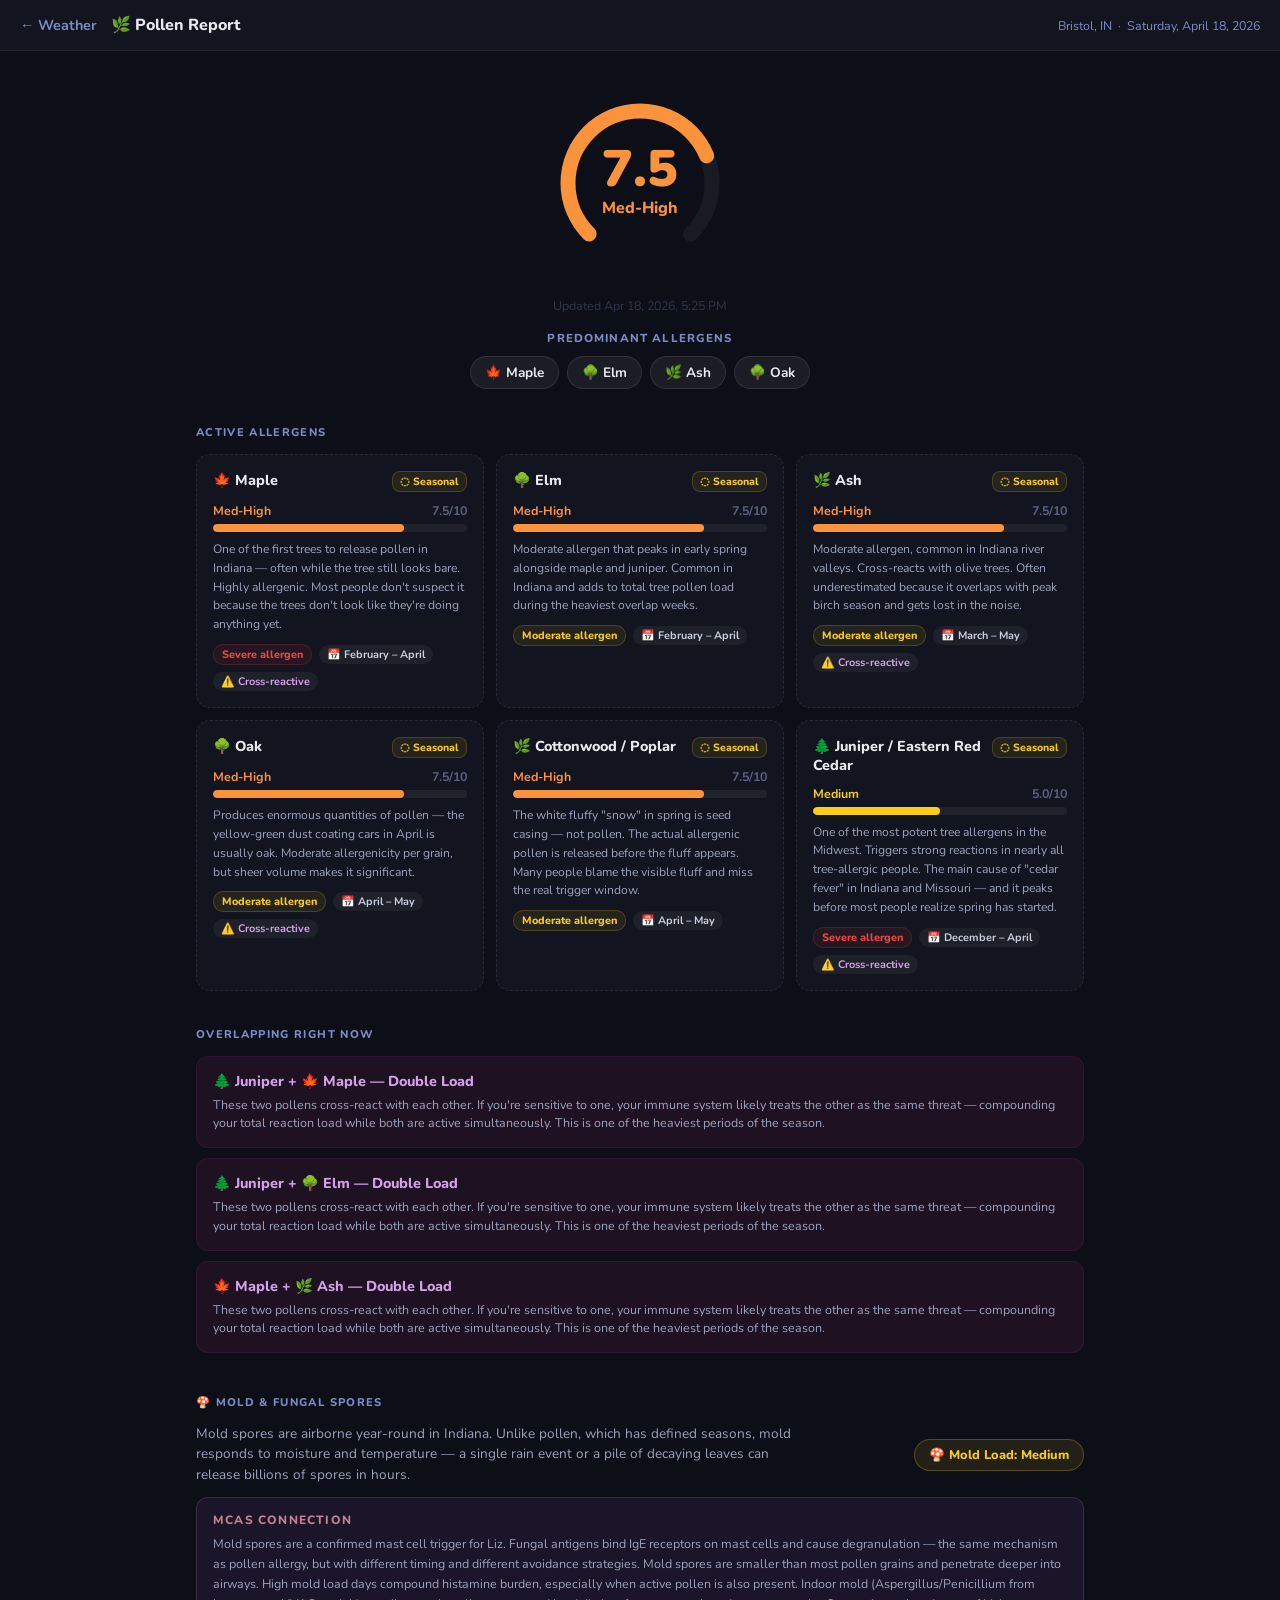
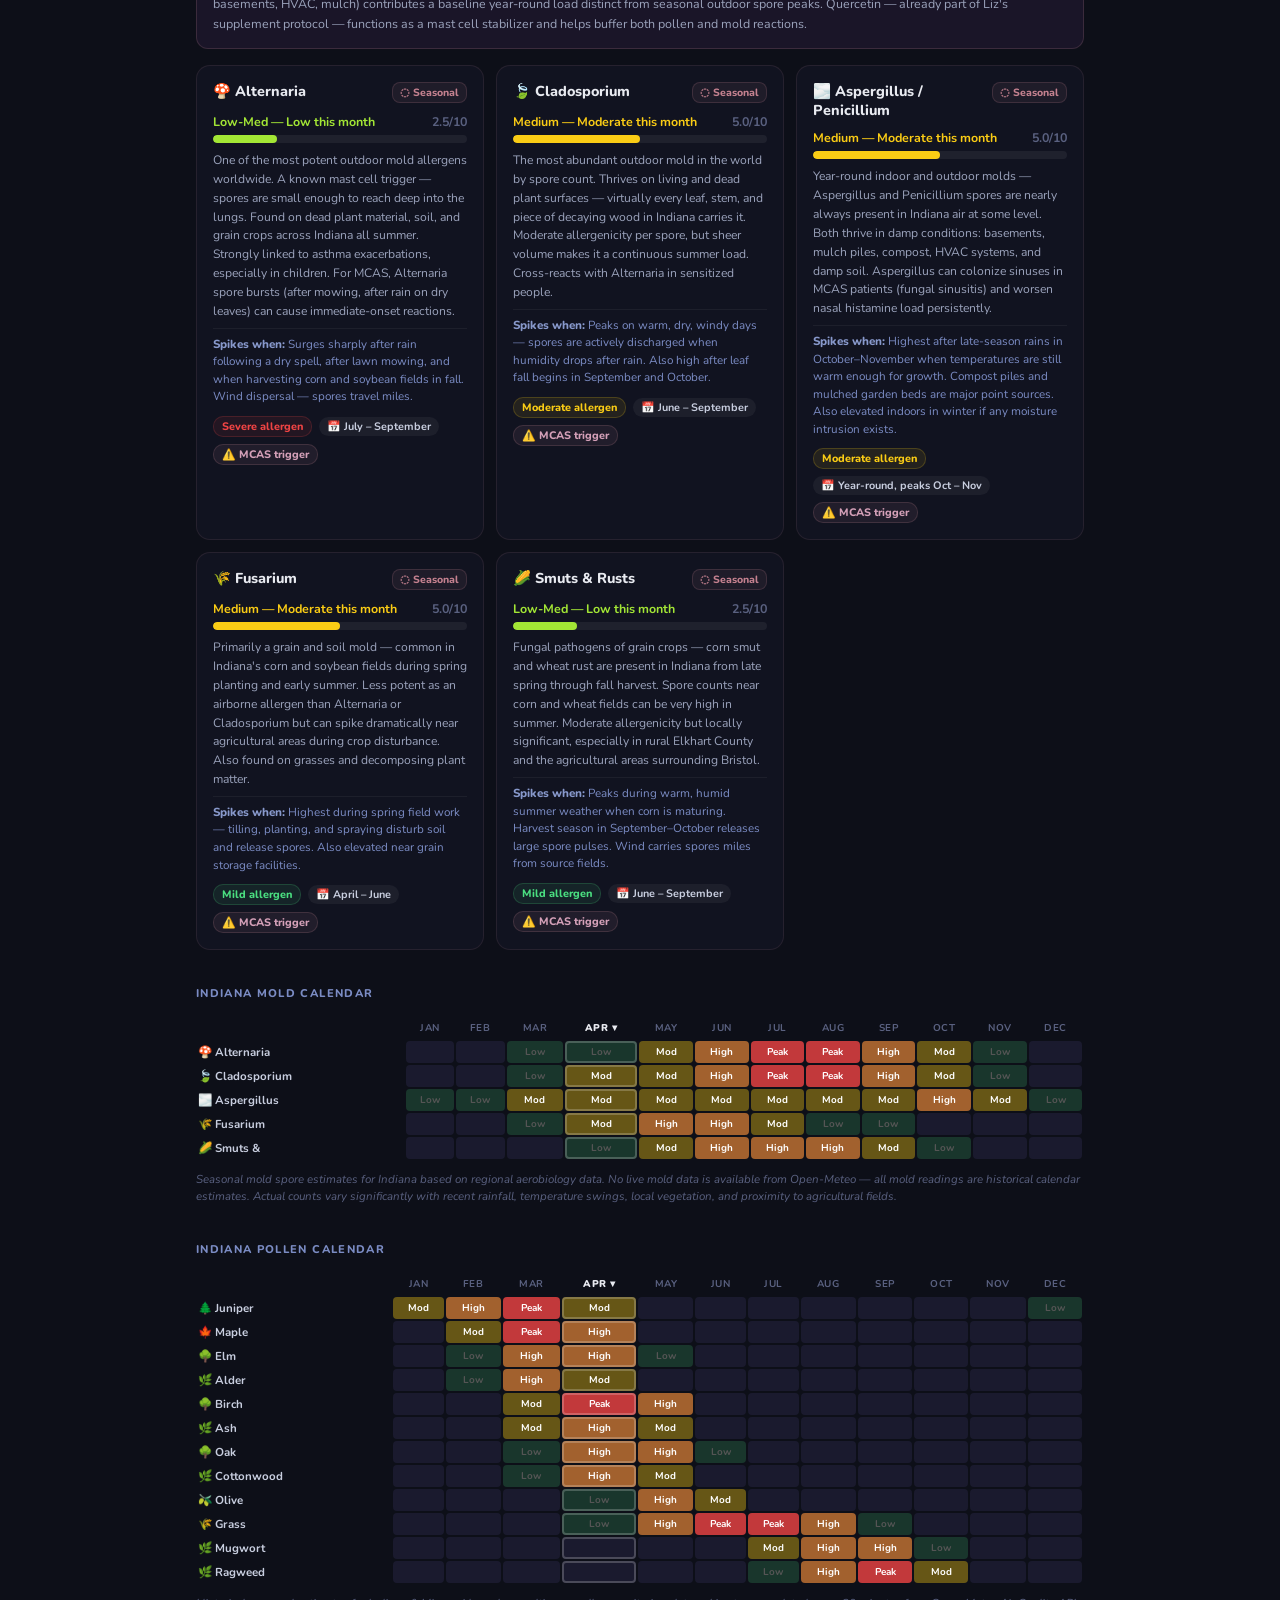
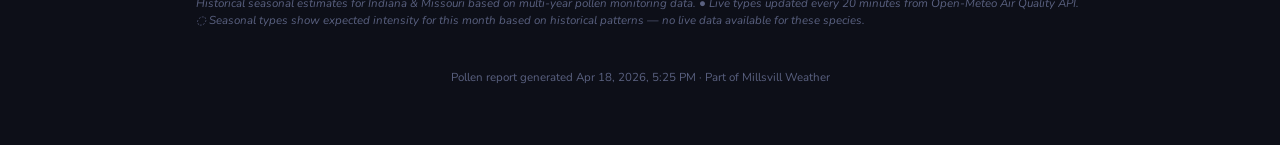
<file: pollen.html>
<!DOCTYPE html>
<html lang="en">
<head>
<meta charset="UTF-8">
<meta name="viewport" content="width=device-width, initial-scale=1.0">
<title>Pollen Report — Bristol, IN</title>
<link href="https://fonts.googleapis.com/css2?family=Nunito:wght@400;600;700;800;900&display=swap" rel="stylesheet">
<style>
*,*::before,*::after{box-sizing:border-box;margin:0;padding:0}
body{font-family:'Nunito',sans-serif;background:#0d0f18;color:#e8eaf0;min-height:100vh}
a{text-decoration:none}

.top-bar{background:#12141f;border-bottom:1px solid #ffffff12;padding:14px 20px;display:flex;align-items:center;gap:14px;position:sticky;top:0;z-index:100}
.back-btn{color:#7b8cc4;font-size:0.9rem;font-weight:700;display:flex;align-items:center;gap:5px}
.back-btn:hover{color:#a0b4e8}
.top-bar-title{font-size:1rem;font-weight:800}
.top-bar-sub{font-size:0.78rem;color:#7b8cc4;margin-left:auto;text-align:right}

.container{max-width:920px;margin:0 auto;padding:28px 16px 60px}

.section-label{font-size:0.7rem;font-weight:800;letter-spacing:0.12em;text-transform:uppercase;color:#7b8cc4;margin-bottom:14px;margin-top:36px}

/* Gauge */
.score-section{text-align:center;margin-top:4px}
.gauge-outer{position:relative;display:inline-block;width:200px;height:200px}
.gauge-outer svg{display:block}
.gauge-center{position:absolute;top:50%;left:50%;transform:translate(-50%,-52%);text-align:center;pointer-events:none}
.gauge-num{font-size:3.2rem;font-weight:900;line-height:1}
.gauge-lbl{font-size:1rem;font-weight:800;margin-top:2px}
.updated-sub{font-size:0.78rem;color:#7b8cc450;margin-top:8px}

.predom-label{font-size:0.72rem;font-weight:800;text-transform:uppercase;letter-spacing:0.1em;color:#7b8cc4;margin:16px 0 10px}
.predom-chips{display:flex;flex-wrap:wrap;gap:8px;justify-content:center}
.predom-chip{background:#ffffff0f;border:1px solid #ffffff18;border-radius:20px;padding:6px 14px;font-size:0.85rem;font-weight:700;display:flex;align-items:center;gap:6px}

/* Allergen cards */
.allergen-grid{display:grid;grid-template-columns:repeat(auto-fill,minmax(260px,1fr));gap:12px}
.allergen-card{background:#12141f;border:1px solid #ffffff10;border-radius:14px;padding:16px}
.allergen-card.season-only{border-style:dashed;border-color:#ffffff18}
.card-top{display:flex;align-items:flex-start;justify-content:space-between;margin-bottom:10px;gap:8px}
.card-name{font-size:0.9rem;font-weight:800;line-height:1.3}
.live-badge{font-size:0.66rem;font-weight:800;color:#4ade80;background:#4ade8015;border:1px solid #4ade8030;border-radius:8px;padding:2px 7px;white-space:nowrap;flex-shrink:0}
.season-badge{font-size:0.66rem;font-weight:800;color:#facc15;background:#facc1515;border:1px solid #facc1530;border-radius:8px;padding:2px 7px;white-space:nowrap;flex-shrink:0}
.bar-row{display:flex;justify-content:space-between;margin-bottom:5px;font-size:0.78rem;font-weight:700}
.bar-track{background:#ffffff0f;border-radius:6px;height:8px;overflow:hidden}
.bar-fill{height:100%;border-radius:6px}
.card-note{font-size:0.76rem;color:#9ba3bc;line-height:1.55;margin-top:8px}
.card-meta{display:flex;gap:7px;margin-top:10px;flex-wrap:wrap;align-items:center}
.meta-pill{font-size:0.68rem;font-weight:700;background:#ffffff0d;border-radius:10px;padding:2px 8px;color:#c8cedf}
.allerg-pill{font-size:0.68rem;font-weight:800;border-radius:10px;padding:2px 8px}
.food-cross-row{font-size:0.73rem;color:#f59e0b;line-height:1.5;margin-top:7px;padding-top:7px;border-top:1px solid #f59e0b20}
.food-cross-label{font-weight:800;color:#fbbf24;margin-right:4px}

/* Overlaps */
.overlap-list{display:flex;flex-direction:column;gap:10px}
.overlap-card{background:#1e1222;border:1px solid #b5179e28;border-radius:12px;padding:14px 16px}
.overlap-title{font-size:0.9rem;font-weight:800;margin-bottom:5px;color:#d4a0e8}
.overlap-note{font-size:0.78rem;color:#9ba3bc;line-height:1.5}
.no-overlaps{font-size:0.85rem;color:#7b8cc4;font-style:italic;padding:4px 0}

/* Calendar */
.cal-wrap{overflow-x:auto;-webkit-overflow-scrolling:touch}
table.cal{width:100%;border-collapse:separate;border-spacing:2px;min-width:560px}
table.cal th{font-size:0.62rem;font-weight:700;text-transform:uppercase;letter-spacing:0.05em;color:#5a6180;padding:4px 2px;text-align:center}
table.cal th.cur{color:#e8eaf0;font-weight:900}
table.cal td.cal-label{font-size:0.72rem;font-weight:700;color:#c8cedf;white-space:nowrap;padding:3px 10px 3px 0;text-align:left}
.cal-cell{border-radius:4px;padding:4px 2px;text-align:center;font-size:0.62rem;font-weight:700;height:22px;display:flex;align-items:center;justify-content:center}
.cal-cell.cur-month{outline:2px solid #ffffff35;outline-offset:-2px;border-radius:4px}
.cal-note{font-size:0.72rem;color:#5a6180;margin-top:10px;font-style:italic;line-height:1.5}

/* Mold section */
.mold-header-row{display:flex;align-items:center;justify-content:space-between;flex-wrap:wrap;gap:10px;margin-bottom:12px}
.mold-overall-pill{font-size:0.8rem;font-weight:800;border-radius:20px;padding:6px 14px;border:1px solid}
.mold-mcas-note{background:#1a1528;border:1px solid #9b6b7a40;border-radius:12px;padding:14px 16px;margin-bottom:16px}
.mold-mcas-note-title{font-size:0.75rem;font-weight:800;text-transform:uppercase;letter-spacing:0.1em;color:#c4818f;margin-bottom:6px}
.mold-mcas-note-text{font-size:0.78rem;color:#9ba3bc;line-height:1.6}
.mold-grid{display:grid;grid-template-columns:repeat(auto-fill,minmax(260px,1fr));gap:12px}
.mold-card{background:#111320;border:1px solid #9b6b7a28;border-radius:14px;padding:16px}
.mold-card-top{display:flex;align-items:flex-start;justify-content:space-between;margin-bottom:10px;gap:8px}
.mold-card-name{font-size:0.9rem;font-weight:800;line-height:1.3}
.mold-season-badge{font-size:0.66rem;font-weight:800;color:#c4818f;background:#c4818f15;border:1px solid #c4818f30;border-radius:8px;padding:2px 7px;white-space:nowrap;flex-shrink:0}
.mold-card-note{font-size:0.76rem;color:#9ba3bc;line-height:1.55;margin-top:8px}
.mold-spikes-row{font-size:0.73rem;color:#7b8cc4;line-height:1.5;margin-top:7px;padding-top:7px;border-top:1px solid #ffffff0d}
.mold-spikes-label{font-weight:800;color:#8899cc}
.mold-card-meta{display:flex;gap:7px;margin-top:10px;flex-wrap:wrap;align-items:center}
.mold-allerg-pill{font-size:0.68rem;font-weight:800;border-radius:10px;padding:2px 8px}
.mold-mcas-pill{font-size:0.68rem;font-weight:800;background:#9b6b7a20;border:1px solid #9b6b7a40;border-radius:10px;padding:2px 8px;color:#d4a0b8}
.mold-cal-note{font-size:0.72rem;color:#5a6180;margin-top:10px;font-style:italic;line-height:1.5}

.page-footer{font-size:0.72rem;color:#5a6180;text-align:center;margin-top:40px}

@media(max-width:600px){
  .top-bar-sub{display:none}
  .allergen-grid{grid-template-columns:1fr}
  .gauge-outer{width:170px;height:170px}
  .gauge-num{font-size:2.6rem}
}
</style>
</head>
<body>

<div class="top-bar">
  <a href="index.html" class="back-btn">← Weather</a>
  <div class="top-bar-title">🌿 Pollen Report</div>
  <div class="top-bar-sub">Bristol, IN &nbsp;·&nbsp; Saturday, April 18, 2026</div>
</div>

<div class="container">

  <!-- ── Today's Score ── -->
  <div class="score-section">
    <div class="gauge-outer">
      <svg width="200" height="200" viewBox="0 0 200 200" style="transform:rotate(135deg)">
        <!-- background track: 270° arc -->
        <circle cx="100" cy="100" r="72" fill="none" stroke="#ffffff0d" stroke-width="15"
          stroke-dasharray="339.29 452.39" stroke-linecap="round"/>
        <!-- fill arc -->
        <circle cx="100" cy="100" r="72" fill="none" stroke="#fb923c" stroke-width="15"
          stroke-dasharray="254.47 452.39" stroke-linecap="round"/>
      </svg>
      <div class="gauge-center">
        <div class="gauge-num" style="color:#fb923c">7.5</div>
        <div class="gauge-lbl" style="color:#fb923c">Med-High</div>
      </div>
    </div>
    <div class="updated-sub">Updated Apr 18, 2026, 5:25 PM</div>

    
    <div class="predom-label">Predominant allergens</div>
    <div class="predom-chips">
      <div class="predom-chip">🍁 Maple</div><div class="predom-chip">🌳 Elm</div><div class="predom-chip">🌿 Ash</div><div class="predom-chip">🌳 Oak</div>
    </div>
  </div>

  <!-- ── Active Allergens ── -->
  <div class="section-label">Active Allergens</div>
  <div class="allergen-grid">
    <div class="allergen-card season-only">
  <div class="card-top">
    <div class="card-name">🍁 Maple</div>
    <span class="season-badge">◌ Seasonal</span>
  </div>
  <div class="bar-row">
    <span style="color:#fb923c">Med-High</span>
    <span style="color:#5a6180">7.5/10</span>
  </div>
  <div class="bar-track"><div class="bar-fill" style="width:75%;background:#fb923c"></div></div>
  <div class="card-note">One of the first trees to release pollen in Indiana — often while the tree still looks bare. Highly allergenic. Most people don't suspect it because the trees don't look like they're doing anything yet.</div>
  
  <div class="card-meta">
    <span class="allerg-pill" style="color:#ef4444;background:#ef444415;border:1px solid #ef444430">Severe allergen</span>
    <span class="meta-pill">📅 February – April</span>
    <span class="meta-pill" style="color:#d4a0e8">⚠️ Cross-reactive</span>
  </div>
</div><div class="allergen-card season-only">
  <div class="card-top">
    <div class="card-name">🌳 Elm</div>
    <span class="season-badge">◌ Seasonal</span>
  </div>
  <div class="bar-row">
    <span style="color:#fb923c">Med-High</span>
    <span style="color:#5a6180">7.5/10</span>
  </div>
  <div class="bar-track"><div class="bar-fill" style="width:75%;background:#fb923c"></div></div>
  <div class="card-note">Moderate allergen that peaks in early spring alongside maple and juniper. Common in Indiana and adds to total tree pollen load during the heaviest overlap weeks.</div>
  
  <div class="card-meta">
    <span class="allerg-pill" style="color:#facc15;background:#facc1515;border:1px solid #facc1530">Moderate allergen</span>
    <span class="meta-pill">📅 February – April</span>
    
  </div>
</div><div class="allergen-card season-only">
  <div class="card-top">
    <div class="card-name">🌿 Ash</div>
    <span class="season-badge">◌ Seasonal</span>
  </div>
  <div class="bar-row">
    <span style="color:#fb923c">Med-High</span>
    <span style="color:#5a6180">7.5/10</span>
  </div>
  <div class="bar-track"><div class="bar-fill" style="width:75%;background:#fb923c"></div></div>
  <div class="card-note">Moderate allergen, common in Indiana river valleys. Cross-reacts with olive trees. Often underestimated because it overlaps with peak birch season and gets lost in the noise.</div>
  
  <div class="card-meta">
    <span class="allerg-pill" style="color:#facc15;background:#facc1515;border:1px solid #facc1530">Moderate allergen</span>
    <span class="meta-pill">📅 March – May</span>
    <span class="meta-pill" style="color:#d4a0e8">⚠️ Cross-reactive</span>
  </div>
</div><div class="allergen-card season-only">
  <div class="card-top">
    <div class="card-name">🌳 Oak</div>
    <span class="season-badge">◌ Seasonal</span>
  </div>
  <div class="bar-row">
    <span style="color:#fb923c">Med-High</span>
    <span style="color:#5a6180">7.5/10</span>
  </div>
  <div class="bar-track"><div class="bar-fill" style="width:75%;background:#fb923c"></div></div>
  <div class="card-note">Produces enormous quantities of pollen — the yellow-green dust coating cars in April is usually oak. Moderate allergenicity per grain, but sheer volume makes it significant.</div>
  
  <div class="card-meta">
    <span class="allerg-pill" style="color:#facc15;background:#facc1515;border:1px solid #facc1530">Moderate allergen</span>
    <span class="meta-pill">📅 April – May</span>
    <span class="meta-pill" style="color:#d4a0e8">⚠️ Cross-reactive</span>
  </div>
</div><div class="allergen-card season-only">
  <div class="card-top">
    <div class="card-name">🌿 Cottonwood / Poplar</div>
    <span class="season-badge">◌ Seasonal</span>
  </div>
  <div class="bar-row">
    <span style="color:#fb923c">Med-High</span>
    <span style="color:#5a6180">7.5/10</span>
  </div>
  <div class="bar-track"><div class="bar-fill" style="width:75%;background:#fb923c"></div></div>
  <div class="card-note">The white fluffy "snow" in spring is seed casing — not pollen. The actual allergenic pollen is released before the fluff appears. Many people blame the visible fluff and miss the real trigger window.</div>
  
  <div class="card-meta">
    <span class="allerg-pill" style="color:#facc15;background:#facc1515;border:1px solid #facc1530">Moderate allergen</span>
    <span class="meta-pill">📅 April – May</span>
    
  </div>
</div><div class="allergen-card season-only">
  <div class="card-top">
    <div class="card-name">🌲 Juniper / Eastern Red Cedar</div>
    <span class="season-badge">◌ Seasonal</span>
  </div>
  <div class="bar-row">
    <span style="color:#facc15">Medium</span>
    <span style="color:#5a6180">5.0/10</span>
  </div>
  <div class="bar-track"><div class="bar-fill" style="width:50%;background:#facc15"></div></div>
  <div class="card-note">One of the most potent tree allergens in the Midwest. Triggers strong reactions in nearly all tree-allergic people. The main cause of "cedar fever" in Indiana and Missouri — and it peaks before most people realize spring has started.</div>
  
  <div class="card-meta">
    <span class="allerg-pill" style="color:#ef4444;background:#ef444415;border:1px solid #ef444430">Severe allergen</span>
    <span class="meta-pill">📅 December – April</span>
    <span class="meta-pill" style="color:#d4a0e8">⚠️ Cross-reactive</span>
  </div>
</div>
  </div>

  <!-- ── Cross-Reactivity ── -->
  <div class="section-label">Overlapping Right Now</div>
  <div class="overlap-list">
    <div class="overlap-card">
  <div class="overlap-title">🌲 Juniper + 🍁 Maple — Double Load</div>
  <div class="overlap-note">These two pollens cross-react with each other. If you're sensitive to one, your immune system likely treats the other as the same threat — compounding your total reaction load while both are active simultaneously. This is one of the heaviest periods of the season.</div>
</div><div class="overlap-card">
  <div class="overlap-title">🌲 Juniper + 🌳 Elm — Double Load</div>
  <div class="overlap-note">These two pollens cross-react with each other. If you're sensitive to one, your immune system likely treats the other as the same threat — compounding your total reaction load while both are active simultaneously. This is one of the heaviest periods of the season.</div>
</div><div class="overlap-card">
  <div class="overlap-title">🍁 Maple + 🌿 Ash — Double Load</div>
  <div class="overlap-note">These two pollens cross-react with each other. If you're sensitive to one, your immune system likely treats the other as the same threat — compounding your total reaction load while both are active simultaneously. This is one of the heaviest periods of the season.</div>
</div>
  </div>

  <!-- ── Mold & Fungal Spores ── -->
  <div class="section-label" style="margin-top:42px">🍄 Mold &amp; Fungal Spores</div>

  <div class="mold-header-row">
    <div style="font-size:0.85rem;color:#9ba3bc;max-width:600px;line-height:1.5">
      Mold spores are airborne year-round in Indiana. Unlike pollen, which has defined seasons, mold responds to moisture and temperature — a single rain event or a pile of decaying leaves can release billions of spores in hours.
    </div>
    <div class="mold-overall-pill" style="color:#facc15;background:#facc1518;border-color:#facc1540">
      🍄 Mold Load: Medium
    </div>
  </div>

  <div class="mold-mcas-note">
    <div class="mold-mcas-note-title">MCAS Connection</div>
    <div class="mold-mcas-note-text">
      Mold spores are a confirmed mast cell trigger for Liz. Fungal antigens bind IgE receptors on mast cells and cause degranulation — the same mechanism as pollen allergy, but with different timing and different avoidance strategies. Mold spores are smaller than most pollen grains and penetrate deeper into airways. High mold load days compound histamine burden, especially when active pollen is also present. Indoor mold (Aspergillus/Penicillium from basements, HVAC, mulch) contributes a baseline year-round load distinct from seasonal outdoor spore peaks. Quercetin — already part of Liz's supplement protocol — functions as a mast cell stabilizer and helps buffer both pollen and mold reactions.
    </div>
  </div>

  <div class="mold-grid">
    <div class="mold-card">
  <div class="mold-card-top">
    <div class="mold-card-name">🍄 Alternaria</div>
    <span class="mold-season-badge">◌ Seasonal</span>
  </div>
  <div class="bar-row">
    <span style="color:#a3e635">Low-Med — Low this month</span>
    <span style="color:#5a6180">2.5/10</span>
  </div>
  <div class="bar-track"><div class="bar-fill" style="width:25%;background:#a3e635"></div></div>
  <div class="mold-card-note">One of the most potent outdoor mold allergens worldwide. A known mast cell trigger — spores are small enough to reach deep into the lungs. Found on dead plant material, soil, and grain crops across Indiana all summer. Strongly linked to asthma exacerbations, especially in children. For MCAS, Alternaria spore bursts (after mowing, after rain on dry leaves) can cause immediate-onset reactions.</div>
  <div class="mold-spikes-row"><span class="mold-spikes-label">Spikes when: </span>Surges sharply after rain following a dry spell, after lawn mowing, and when harvesting corn and soybean fields in fall. Wind dispersal — spores travel miles.</div>
  <div class="mold-card-meta">
    <span class="mold-allerg-pill" style="color:#ef4444;background:#ef444415;border:1px solid #ef444430">Severe allergen</span>
    <span class="meta-pill">📅 July – September</span>
    <span class="mold-mcas-pill">⚠️ MCAS trigger</span>
  </div>
</div><div class="mold-card">
  <div class="mold-card-top">
    <div class="mold-card-name">🍃 Cladosporium</div>
    <span class="mold-season-badge">◌ Seasonal</span>
  </div>
  <div class="bar-row">
    <span style="color:#facc15">Medium — Moderate this month</span>
    <span style="color:#5a6180">5.0/10</span>
  </div>
  <div class="bar-track"><div class="bar-fill" style="width:50%;background:#facc15"></div></div>
  <div class="mold-card-note">The most abundant outdoor mold in the world by spore count. Thrives on living and dead plant surfaces — virtually every leaf, stem, and piece of decaying wood in Indiana carries it. Moderate allergenicity per spore, but sheer volume makes it a continuous summer load. Cross-reacts with Alternaria in sensitized people.</div>
  <div class="mold-spikes-row"><span class="mold-spikes-label">Spikes when: </span>Peaks on warm, dry, windy days — spores are actively discharged when humidity drops after rain. Also high after leaf fall begins in September and October.</div>
  <div class="mold-card-meta">
    <span class="mold-allerg-pill" style="color:#facc15;background:#facc1515;border:1px solid #facc1530">Moderate allergen</span>
    <span class="meta-pill">📅 June – September</span>
    <span class="mold-mcas-pill">⚠️ MCAS trigger</span>
  </div>
</div><div class="mold-card">
  <div class="mold-card-top">
    <div class="mold-card-name">🌫️ Aspergillus / Penicillium</div>
    <span class="mold-season-badge">◌ Seasonal</span>
  </div>
  <div class="bar-row">
    <span style="color:#facc15">Medium — Moderate this month</span>
    <span style="color:#5a6180">5.0/10</span>
  </div>
  <div class="bar-track"><div class="bar-fill" style="width:50%;background:#facc15"></div></div>
  <div class="mold-card-note">Year-round indoor and outdoor molds — Aspergillus and Penicillium spores are nearly always present in Indiana air at some level. Both thrive in damp conditions: basements, mulch piles, compost, HVAC systems, and damp soil. Aspergillus can colonize sinuses in MCAS patients (fungal sinusitis) and worsen nasal histamine load persistently.</div>
  <div class="mold-spikes-row"><span class="mold-spikes-label">Spikes when: </span>Highest after late-season rains in October–November when temperatures are still warm enough for growth. Compost piles and mulched garden beds are major point sources. Also elevated indoors in winter if any moisture intrusion exists.</div>
  <div class="mold-card-meta">
    <span class="mold-allerg-pill" style="color:#facc15;background:#facc1515;border:1px solid #facc1530">Moderate allergen</span>
    <span class="meta-pill">📅 Year-round, peaks Oct – Nov</span>
    <span class="mold-mcas-pill">⚠️ MCAS trigger</span>
  </div>
</div><div class="mold-card">
  <div class="mold-card-top">
    <div class="mold-card-name">🌾 Fusarium</div>
    <span class="mold-season-badge">◌ Seasonal</span>
  </div>
  <div class="bar-row">
    <span style="color:#facc15">Medium — Moderate this month</span>
    <span style="color:#5a6180">5.0/10</span>
  </div>
  <div class="bar-track"><div class="bar-fill" style="width:50%;background:#facc15"></div></div>
  <div class="mold-card-note">Primarily a grain and soil mold — common in Indiana's corn and soybean fields during spring planting and early summer. Less potent as an airborne allergen than Alternaria or Cladosporium but can spike dramatically near agricultural areas during crop disturbance. Also found on grasses and decomposing plant matter.</div>
  <div class="mold-spikes-row"><span class="mold-spikes-label">Spikes when: </span>Highest during spring field work — tilling, planting, and spraying disturb soil and release spores. Also elevated near grain storage facilities.</div>
  <div class="mold-card-meta">
    <span class="mold-allerg-pill" style="color:#4ade80;background:#4ade8015;border:1px solid #4ade8030">Mild allergen</span>
    <span class="meta-pill">📅 April – June</span>
    <span class="mold-mcas-pill">⚠️ MCAS trigger</span>
  </div>
</div><div class="mold-card">
  <div class="mold-card-top">
    <div class="mold-card-name">🌽 Smuts & Rusts</div>
    <span class="mold-season-badge">◌ Seasonal</span>
  </div>
  <div class="bar-row">
    <span style="color:#a3e635">Low-Med — Low this month</span>
    <span style="color:#5a6180">2.5/10</span>
  </div>
  <div class="bar-track"><div class="bar-fill" style="width:25%;background:#a3e635"></div></div>
  <div class="mold-card-note">Fungal pathogens of grain crops — corn smut and wheat rust are present in Indiana from late spring through fall harvest. Spore counts near corn and wheat fields can be very high in summer. Moderate allergenicity but locally significant, especially in rural Elkhart County and the agricultural areas surrounding Bristol.</div>
  <div class="mold-spikes-row"><span class="mold-spikes-label">Spikes when: </span>Peaks during warm, humid summer weather when corn is maturing. Harvest season in September–October releases large spore pulses. Wind carries spores miles from source fields.</div>
  <div class="mold-card-meta">
    <span class="mold-allerg-pill" style="color:#4ade80;background:#4ade8015;border:1px solid #4ade8030">Mild allergen</span>
    <span class="meta-pill">📅 June – September</span>
    <span class="mold-mcas-pill">⚠️ MCAS trigger</span>
  </div>
</div>
  </div>

  <!-- ── Mold Calendar ── -->
  <div class="section-label" style="margin-top:36px">Indiana Mold Calendar</div>
  <div class="cal-wrap">
  <table class="cal">
    <thead>
      <tr>
        <th></th>
        <th class="">Jan</th><th class="">Feb</th><th class="">Mar</th><th class="cur">Apr ▾</th><th class="">May</th><th class="">Jun</th><th class="">Jul</th><th class="">Aug</th><th class="">Sep</th><th class="">Oct</th><th class="">Nov</th><th class="">Dec</th>
      </tr>
    </thead>
    <tbody>
      <tr>
    <td class="cal-label">🍄 Alternaria</td>
    <td><div class="cal-cell" style="background:#1a1a2e;color:#555"></div></td><td><div class="cal-cell" style="background:#1a1a2e;color:#555"></div></td><td><div class="cal-cell" style="background:#4ade8030;color:#555">Low</div></td><td><div class="cal-cell cur-month" style="background:#4ade8030;color:#555">Low</div></td><td><div class="cal-cell" style="background:#facc1560;color:#fff">Mod</div></td><td><div class="cal-cell" style="background:#fb923ca0;color:#fff">High</div></td><td><div class="cal-cell" style="background:#ef4444cc;color:#fff">Peak</div></td><td><div class="cal-cell" style="background:#ef4444cc;color:#fff">Peak</div></td><td><div class="cal-cell" style="background:#fb923ca0;color:#fff">High</div></td><td><div class="cal-cell" style="background:#facc1560;color:#fff">Mod</div></td><td><div class="cal-cell" style="background:#4ade8030;color:#555">Low</div></td><td><div class="cal-cell" style="background:#1a1a2e;color:#555"></div></td>
  </tr><tr>
    <td class="cal-label">🍃 Cladosporium</td>
    <td><div class="cal-cell" style="background:#1a1a2e;color:#555"></div></td><td><div class="cal-cell" style="background:#1a1a2e;color:#555"></div></td><td><div class="cal-cell" style="background:#4ade8030;color:#555">Low</div></td><td><div class="cal-cell cur-month" style="background:#facc1560;color:#fff">Mod</div></td><td><div class="cal-cell" style="background:#facc1560;color:#fff">Mod</div></td><td><div class="cal-cell" style="background:#fb923ca0;color:#fff">High</div></td><td><div class="cal-cell" style="background:#ef4444cc;color:#fff">Peak</div></td><td><div class="cal-cell" style="background:#ef4444cc;color:#fff">Peak</div></td><td><div class="cal-cell" style="background:#fb923ca0;color:#fff">High</div></td><td><div class="cal-cell" style="background:#facc1560;color:#fff">Mod</div></td><td><div class="cal-cell" style="background:#4ade8030;color:#555">Low</div></td><td><div class="cal-cell" style="background:#1a1a2e;color:#555"></div></td>
  </tr><tr>
    <td class="cal-label">🌫️ Aspergillus </td>
    <td><div class="cal-cell" style="background:#4ade8030;color:#555">Low</div></td><td><div class="cal-cell" style="background:#4ade8030;color:#555">Low</div></td><td><div class="cal-cell" style="background:#facc1560;color:#fff">Mod</div></td><td><div class="cal-cell cur-month" style="background:#facc1560;color:#fff">Mod</div></td><td><div class="cal-cell" style="background:#facc1560;color:#fff">Mod</div></td><td><div class="cal-cell" style="background:#facc1560;color:#fff">Mod</div></td><td><div class="cal-cell" style="background:#facc1560;color:#fff">Mod</div></td><td><div class="cal-cell" style="background:#facc1560;color:#fff">Mod</div></td><td><div class="cal-cell" style="background:#facc1560;color:#fff">Mod</div></td><td><div class="cal-cell" style="background:#fb923ca0;color:#fff">High</div></td><td><div class="cal-cell" style="background:#facc1560;color:#fff">Mod</div></td><td><div class="cal-cell" style="background:#4ade8030;color:#555">Low</div></td>
  </tr><tr>
    <td class="cal-label">🌾 Fusarium</td>
    <td><div class="cal-cell" style="background:#1a1a2e;color:#555"></div></td><td><div class="cal-cell" style="background:#1a1a2e;color:#555"></div></td><td><div class="cal-cell" style="background:#4ade8030;color:#555">Low</div></td><td><div class="cal-cell cur-month" style="background:#facc1560;color:#fff">Mod</div></td><td><div class="cal-cell" style="background:#fb923ca0;color:#fff">High</div></td><td><div class="cal-cell" style="background:#fb923ca0;color:#fff">High</div></td><td><div class="cal-cell" style="background:#facc1560;color:#fff">Mod</div></td><td><div class="cal-cell" style="background:#4ade8030;color:#555">Low</div></td><td><div class="cal-cell" style="background:#4ade8030;color:#555">Low</div></td><td><div class="cal-cell" style="background:#1a1a2e;color:#555"></div></td><td><div class="cal-cell" style="background:#1a1a2e;color:#555"></div></td><td><div class="cal-cell" style="background:#1a1a2e;color:#555"></div></td>
  </tr><tr>
    <td class="cal-label">🌽 Smuts &</td>
    <td><div class="cal-cell" style="background:#1a1a2e;color:#555"></div></td><td><div class="cal-cell" style="background:#1a1a2e;color:#555"></div></td><td><div class="cal-cell" style="background:#1a1a2e;color:#555"></div></td><td><div class="cal-cell cur-month" style="background:#4ade8030;color:#555">Low</div></td><td><div class="cal-cell" style="background:#facc1560;color:#fff">Mod</div></td><td><div class="cal-cell" style="background:#fb923ca0;color:#fff">High</div></td><td><div class="cal-cell" style="background:#fb923ca0;color:#fff">High</div></td><td><div class="cal-cell" style="background:#fb923ca0;color:#fff">High</div></td><td><div class="cal-cell" style="background:#facc1560;color:#fff">Mod</div></td><td><div class="cal-cell" style="background:#4ade8030;color:#555">Low</div></td><td><div class="cal-cell" style="background:#1a1a2e;color:#555"></div></td><td><div class="cal-cell" style="background:#1a1a2e;color:#555"></div></td>
  </tr>
    </tbody>
  </table>
  </div>
  <div class="mold-cal-note">Seasonal mold spore estimates for Indiana based on regional aerobiology data. No live mold data is available from Open-Meteo — all mold readings are historical calendar estimates. Actual counts vary significantly with recent rainfall, temperature swings, local vegetation, and proximity to agricultural fields.</div>

  <!-- ── Year Calendar ── -->
  <div class="section-label">Indiana Pollen Calendar</div>
  <div class="cal-wrap">
  <table class="cal">
    <thead>
      <tr>
        <th></th>
        <th class="">Jan</th><th class="">Feb</th><th class="">Mar</th><th class="cur">Apr ▾</th><th class="">May</th><th class="">Jun</th><th class="">Jul</th><th class="">Aug</th><th class="">Sep</th><th class="">Oct</th><th class="">Nov</th><th class="">Dec</th>
      </tr>
    </thead>
    <tbody>
      <tr>
    <td class="cal-label">🌲 Juniper </td>
    <td><div class="cal-cell" style="background:#facc1560;color:#fff">Mod</div></td><td><div class="cal-cell" style="background:#fb923ca0;color:#fff">High</div></td><td><div class="cal-cell" style="background:#ef4444cc;color:#fff">Peak</div></td><td><div class="cal-cell cur-month" style="background:#facc1560;color:#fff">Mod</div></td><td><div class="cal-cell" style="background:#1a1a2e;color:#555"></div></td><td><div class="cal-cell" style="background:#1a1a2e;color:#555"></div></td><td><div class="cal-cell" style="background:#1a1a2e;color:#555"></div></td><td><div class="cal-cell" style="background:#1a1a2e;color:#555"></div></td><td><div class="cal-cell" style="background:#1a1a2e;color:#555"></div></td><td><div class="cal-cell" style="background:#1a1a2e;color:#555"></div></td><td><div class="cal-cell" style="background:#1a1a2e;color:#555"></div></td><td><div class="cal-cell" style="background:#4ade8030;color:#555">Low</div></td>
  </tr><tr>
    <td class="cal-label">🍁 Maple</td>
    <td><div class="cal-cell" style="background:#1a1a2e;color:#555"></div></td><td><div class="cal-cell" style="background:#facc1560;color:#fff">Mod</div></td><td><div class="cal-cell" style="background:#ef4444cc;color:#fff">Peak</div></td><td><div class="cal-cell cur-month" style="background:#fb923ca0;color:#fff">High</div></td><td><div class="cal-cell" style="background:#1a1a2e;color:#555"></div></td><td><div class="cal-cell" style="background:#1a1a2e;color:#555"></div></td><td><div class="cal-cell" style="background:#1a1a2e;color:#555"></div></td><td><div class="cal-cell" style="background:#1a1a2e;color:#555"></div></td><td><div class="cal-cell" style="background:#1a1a2e;color:#555"></div></td><td><div class="cal-cell" style="background:#1a1a2e;color:#555"></div></td><td><div class="cal-cell" style="background:#1a1a2e;color:#555"></div></td><td><div class="cal-cell" style="background:#1a1a2e;color:#555"></div></td>
  </tr><tr>
    <td class="cal-label">🌳 Elm</td>
    <td><div class="cal-cell" style="background:#1a1a2e;color:#555"></div></td><td><div class="cal-cell" style="background:#4ade8030;color:#555">Low</div></td><td><div class="cal-cell" style="background:#fb923ca0;color:#fff">High</div></td><td><div class="cal-cell cur-month" style="background:#fb923ca0;color:#fff">High</div></td><td><div class="cal-cell" style="background:#4ade8030;color:#555">Low</div></td><td><div class="cal-cell" style="background:#1a1a2e;color:#555"></div></td><td><div class="cal-cell" style="background:#1a1a2e;color:#555"></div></td><td><div class="cal-cell" style="background:#1a1a2e;color:#555"></div></td><td><div class="cal-cell" style="background:#1a1a2e;color:#555"></div></td><td><div class="cal-cell" style="background:#1a1a2e;color:#555"></div></td><td><div class="cal-cell" style="background:#1a1a2e;color:#555"></div></td><td><div class="cal-cell" style="background:#1a1a2e;color:#555"></div></td>
  </tr><tr>
    <td class="cal-label">🌿 Alder</td>
    <td><div class="cal-cell" style="background:#1a1a2e;color:#555"></div></td><td><div class="cal-cell" style="background:#4ade8030;color:#555">Low</div></td><td><div class="cal-cell" style="background:#fb923ca0;color:#fff">High</div></td><td><div class="cal-cell cur-month" style="background:#facc1560;color:#fff">Mod</div></td><td><div class="cal-cell" style="background:#1a1a2e;color:#555"></div></td><td><div class="cal-cell" style="background:#1a1a2e;color:#555"></div></td><td><div class="cal-cell" style="background:#1a1a2e;color:#555"></div></td><td><div class="cal-cell" style="background:#1a1a2e;color:#555"></div></td><td><div class="cal-cell" style="background:#1a1a2e;color:#555"></div></td><td><div class="cal-cell" style="background:#1a1a2e;color:#555"></div></td><td><div class="cal-cell" style="background:#1a1a2e;color:#555"></div></td><td><div class="cal-cell" style="background:#1a1a2e;color:#555"></div></td>
  </tr><tr>
    <td class="cal-label">🌳 Birch</td>
    <td><div class="cal-cell" style="background:#1a1a2e;color:#555"></div></td><td><div class="cal-cell" style="background:#1a1a2e;color:#555"></div></td><td><div class="cal-cell" style="background:#facc1560;color:#fff">Mod</div></td><td><div class="cal-cell cur-month" style="background:#ef4444cc;color:#fff">Peak</div></td><td><div class="cal-cell" style="background:#fb923ca0;color:#fff">High</div></td><td><div class="cal-cell" style="background:#1a1a2e;color:#555"></div></td><td><div class="cal-cell" style="background:#1a1a2e;color:#555"></div></td><td><div class="cal-cell" style="background:#1a1a2e;color:#555"></div></td><td><div class="cal-cell" style="background:#1a1a2e;color:#555"></div></td><td><div class="cal-cell" style="background:#1a1a2e;color:#555"></div></td><td><div class="cal-cell" style="background:#1a1a2e;color:#555"></div></td><td><div class="cal-cell" style="background:#1a1a2e;color:#555"></div></td>
  </tr><tr>
    <td class="cal-label">🌿 Ash</td>
    <td><div class="cal-cell" style="background:#1a1a2e;color:#555"></div></td><td><div class="cal-cell" style="background:#1a1a2e;color:#555"></div></td><td><div class="cal-cell" style="background:#facc1560;color:#fff">Mod</div></td><td><div class="cal-cell cur-month" style="background:#fb923ca0;color:#fff">High</div></td><td><div class="cal-cell" style="background:#facc1560;color:#fff">Mod</div></td><td><div class="cal-cell" style="background:#1a1a2e;color:#555"></div></td><td><div class="cal-cell" style="background:#1a1a2e;color:#555"></div></td><td><div class="cal-cell" style="background:#1a1a2e;color:#555"></div></td><td><div class="cal-cell" style="background:#1a1a2e;color:#555"></div></td><td><div class="cal-cell" style="background:#1a1a2e;color:#555"></div></td><td><div class="cal-cell" style="background:#1a1a2e;color:#555"></div></td><td><div class="cal-cell" style="background:#1a1a2e;color:#555"></div></td>
  </tr><tr>
    <td class="cal-label">🌳 Oak</td>
    <td><div class="cal-cell" style="background:#1a1a2e;color:#555"></div></td><td><div class="cal-cell" style="background:#1a1a2e;color:#555"></div></td><td><div class="cal-cell" style="background:#4ade8030;color:#555">Low</div></td><td><div class="cal-cell cur-month" style="background:#fb923ca0;color:#fff">High</div></td><td><div class="cal-cell" style="background:#fb923ca0;color:#fff">High</div></td><td><div class="cal-cell" style="background:#4ade8030;color:#555">Low</div></td><td><div class="cal-cell" style="background:#1a1a2e;color:#555"></div></td><td><div class="cal-cell" style="background:#1a1a2e;color:#555"></div></td><td><div class="cal-cell" style="background:#1a1a2e;color:#555"></div></td><td><div class="cal-cell" style="background:#1a1a2e;color:#555"></div></td><td><div class="cal-cell" style="background:#1a1a2e;color:#555"></div></td><td><div class="cal-cell" style="background:#1a1a2e;color:#555"></div></td>
  </tr><tr>
    <td class="cal-label">🌿 Cottonwood </td>
    <td><div class="cal-cell" style="background:#1a1a2e;color:#555"></div></td><td><div class="cal-cell" style="background:#1a1a2e;color:#555"></div></td><td><div class="cal-cell" style="background:#4ade8030;color:#555">Low</div></td><td><div class="cal-cell cur-month" style="background:#fb923ca0;color:#fff">High</div></td><td><div class="cal-cell" style="background:#facc1560;color:#fff">Mod</div></td><td><div class="cal-cell" style="background:#1a1a2e;color:#555"></div></td><td><div class="cal-cell" style="background:#1a1a2e;color:#555"></div></td><td><div class="cal-cell" style="background:#1a1a2e;color:#555"></div></td><td><div class="cal-cell" style="background:#1a1a2e;color:#555"></div></td><td><div class="cal-cell" style="background:#1a1a2e;color:#555"></div></td><td><div class="cal-cell" style="background:#1a1a2e;color:#555"></div></td><td><div class="cal-cell" style="background:#1a1a2e;color:#555"></div></td>
  </tr><tr>
    <td class="cal-label">🫒 Olive</td>
    <td><div class="cal-cell" style="background:#1a1a2e;color:#555"></div></td><td><div class="cal-cell" style="background:#1a1a2e;color:#555"></div></td><td><div class="cal-cell" style="background:#1a1a2e;color:#555"></div></td><td><div class="cal-cell cur-month" style="background:#4ade8030;color:#555">Low</div></td><td><div class="cal-cell" style="background:#fb923ca0;color:#fff">High</div></td><td><div class="cal-cell" style="background:#facc1560;color:#fff">Mod</div></td><td><div class="cal-cell" style="background:#1a1a2e;color:#555"></div></td><td><div class="cal-cell" style="background:#1a1a2e;color:#555"></div></td><td><div class="cal-cell" style="background:#1a1a2e;color:#555"></div></td><td><div class="cal-cell" style="background:#1a1a2e;color:#555"></div></td><td><div class="cal-cell" style="background:#1a1a2e;color:#555"></div></td><td><div class="cal-cell" style="background:#1a1a2e;color:#555"></div></td>
  </tr><tr>
    <td class="cal-label">🌾 Grass</td>
    <td><div class="cal-cell" style="background:#1a1a2e;color:#555"></div></td><td><div class="cal-cell" style="background:#1a1a2e;color:#555"></div></td><td><div class="cal-cell" style="background:#1a1a2e;color:#555"></div></td><td><div class="cal-cell cur-month" style="background:#4ade8030;color:#555">Low</div></td><td><div class="cal-cell" style="background:#fb923ca0;color:#fff">High</div></td><td><div class="cal-cell" style="background:#ef4444cc;color:#fff">Peak</div></td><td><div class="cal-cell" style="background:#ef4444cc;color:#fff">Peak</div></td><td><div class="cal-cell" style="background:#fb923ca0;color:#fff">High</div></td><td><div class="cal-cell" style="background:#4ade8030;color:#555">Low</div></td><td><div class="cal-cell" style="background:#1a1a2e;color:#555"></div></td><td><div class="cal-cell" style="background:#1a1a2e;color:#555"></div></td><td><div class="cal-cell" style="background:#1a1a2e;color:#555"></div></td>
  </tr><tr>
    <td class="cal-label">🌿 Mugwort</td>
    <td><div class="cal-cell" style="background:#1a1a2e;color:#555"></div></td><td><div class="cal-cell" style="background:#1a1a2e;color:#555"></div></td><td><div class="cal-cell" style="background:#1a1a2e;color:#555"></div></td><td><div class="cal-cell cur-month" style="background:#1a1a2e;color:#555"></div></td><td><div class="cal-cell" style="background:#1a1a2e;color:#555"></div></td><td><div class="cal-cell" style="background:#1a1a2e;color:#555"></div></td><td><div class="cal-cell" style="background:#facc1560;color:#fff">Mod</div></td><td><div class="cal-cell" style="background:#fb923ca0;color:#fff">High</div></td><td><div class="cal-cell" style="background:#fb923ca0;color:#fff">High</div></td><td><div class="cal-cell" style="background:#4ade8030;color:#555">Low</div></td><td><div class="cal-cell" style="background:#1a1a2e;color:#555"></div></td><td><div class="cal-cell" style="background:#1a1a2e;color:#555"></div></td>
  </tr><tr>
    <td class="cal-label">🌿 Ragweed</td>
    <td><div class="cal-cell" style="background:#1a1a2e;color:#555"></div></td><td><div class="cal-cell" style="background:#1a1a2e;color:#555"></div></td><td><div class="cal-cell" style="background:#1a1a2e;color:#555"></div></td><td><div class="cal-cell cur-month" style="background:#1a1a2e;color:#555"></div></td><td><div class="cal-cell" style="background:#1a1a2e;color:#555"></div></td><td><div class="cal-cell" style="background:#1a1a2e;color:#555"></div></td><td><div class="cal-cell" style="background:#4ade8030;color:#555">Low</div></td><td><div class="cal-cell" style="background:#fb923ca0;color:#fff">High</div></td><td><div class="cal-cell" style="background:#ef4444cc;color:#fff">Peak</div></td><td><div class="cal-cell" style="background:#facc1560;color:#fff">Mod</div></td><td><div class="cal-cell" style="background:#1a1a2e;color:#555"></div></td><td><div class="cal-cell" style="background:#1a1a2e;color:#555"></div></td>
  </tr>
    </tbody>
  </table>
  </div>
  <div class="cal-note">Historical seasonal estimates for Indiana &amp; Missouri based on multi-year pollen monitoring data. ● Live types updated every 20 minutes from Open-Meteo Air Quality API. ◌ Seasonal types show expected intensity for this month based on historical patterns — no live data available for these species.</div>

  <div class="page-footer">Pollen report generated Apr 18, 2026, 5:25 PM · Part of Millsvill Weather</div>

</div>
</body>
</html>
</file>
